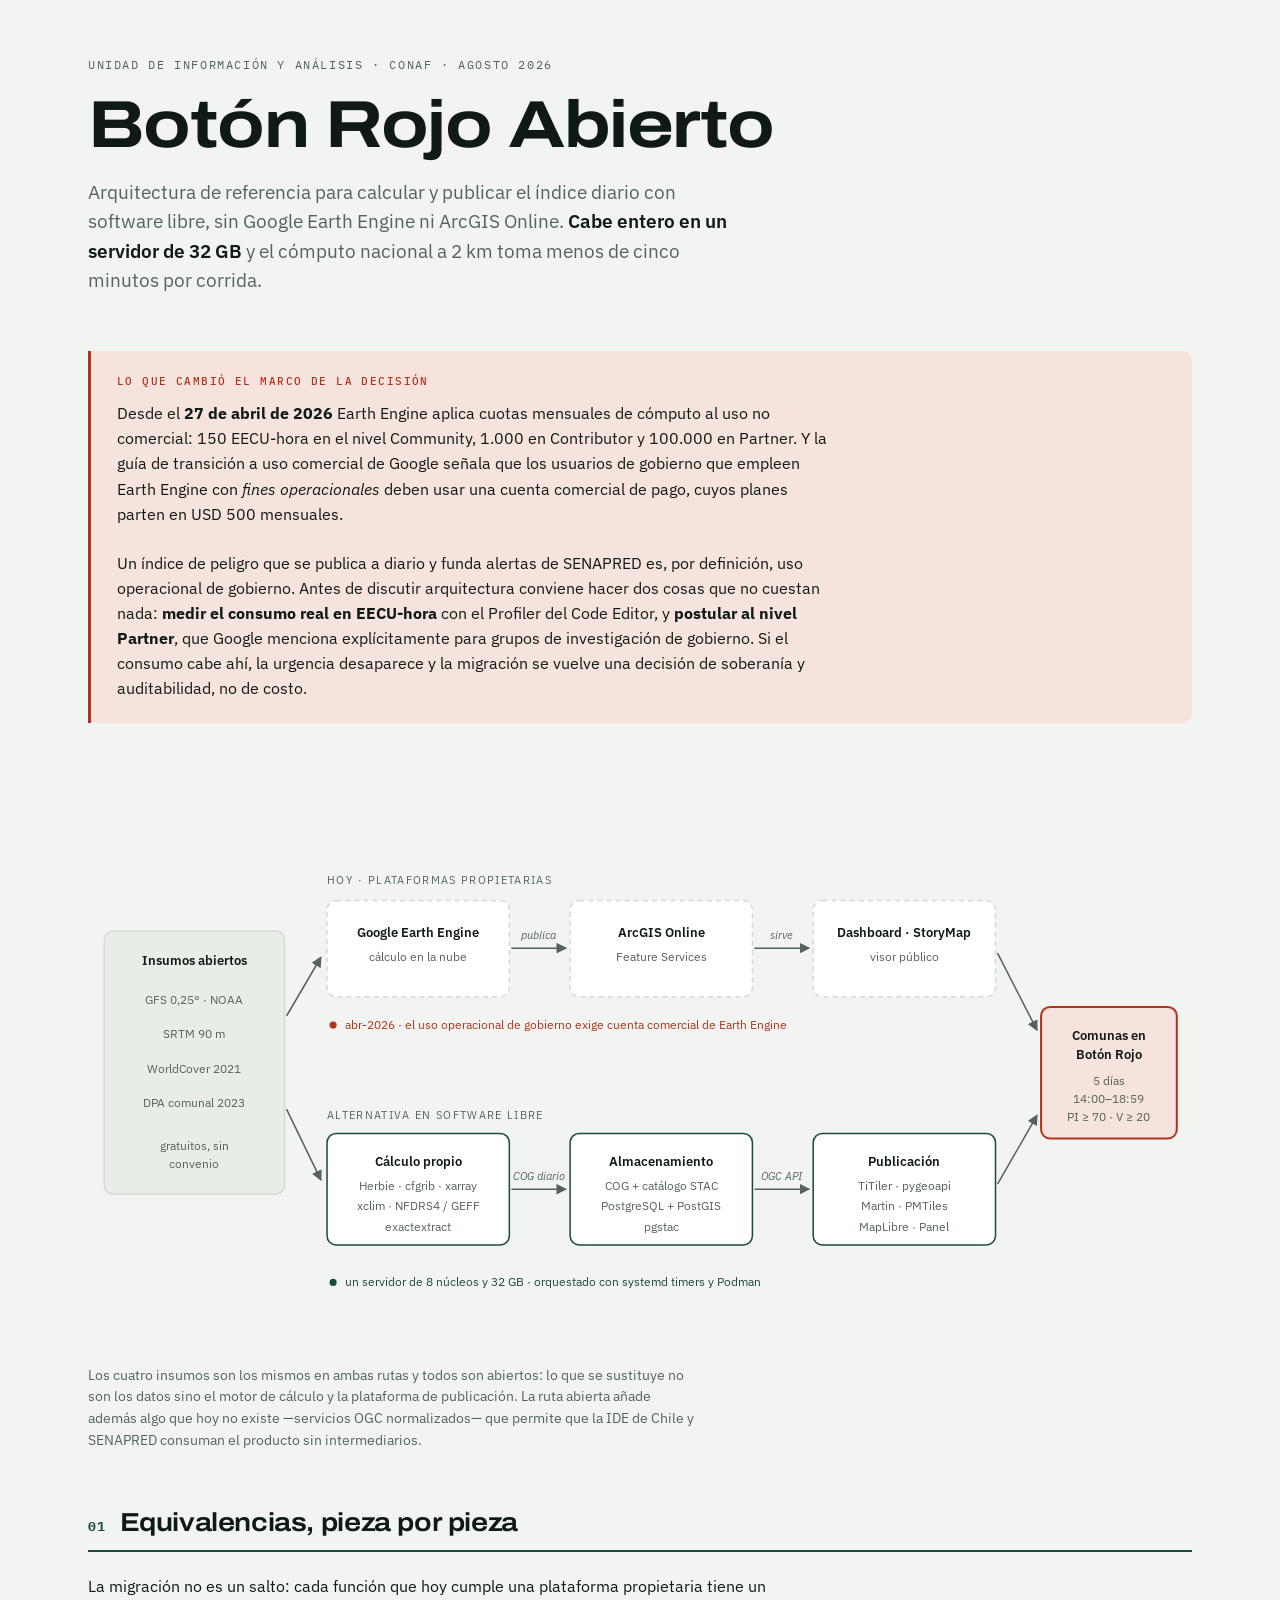
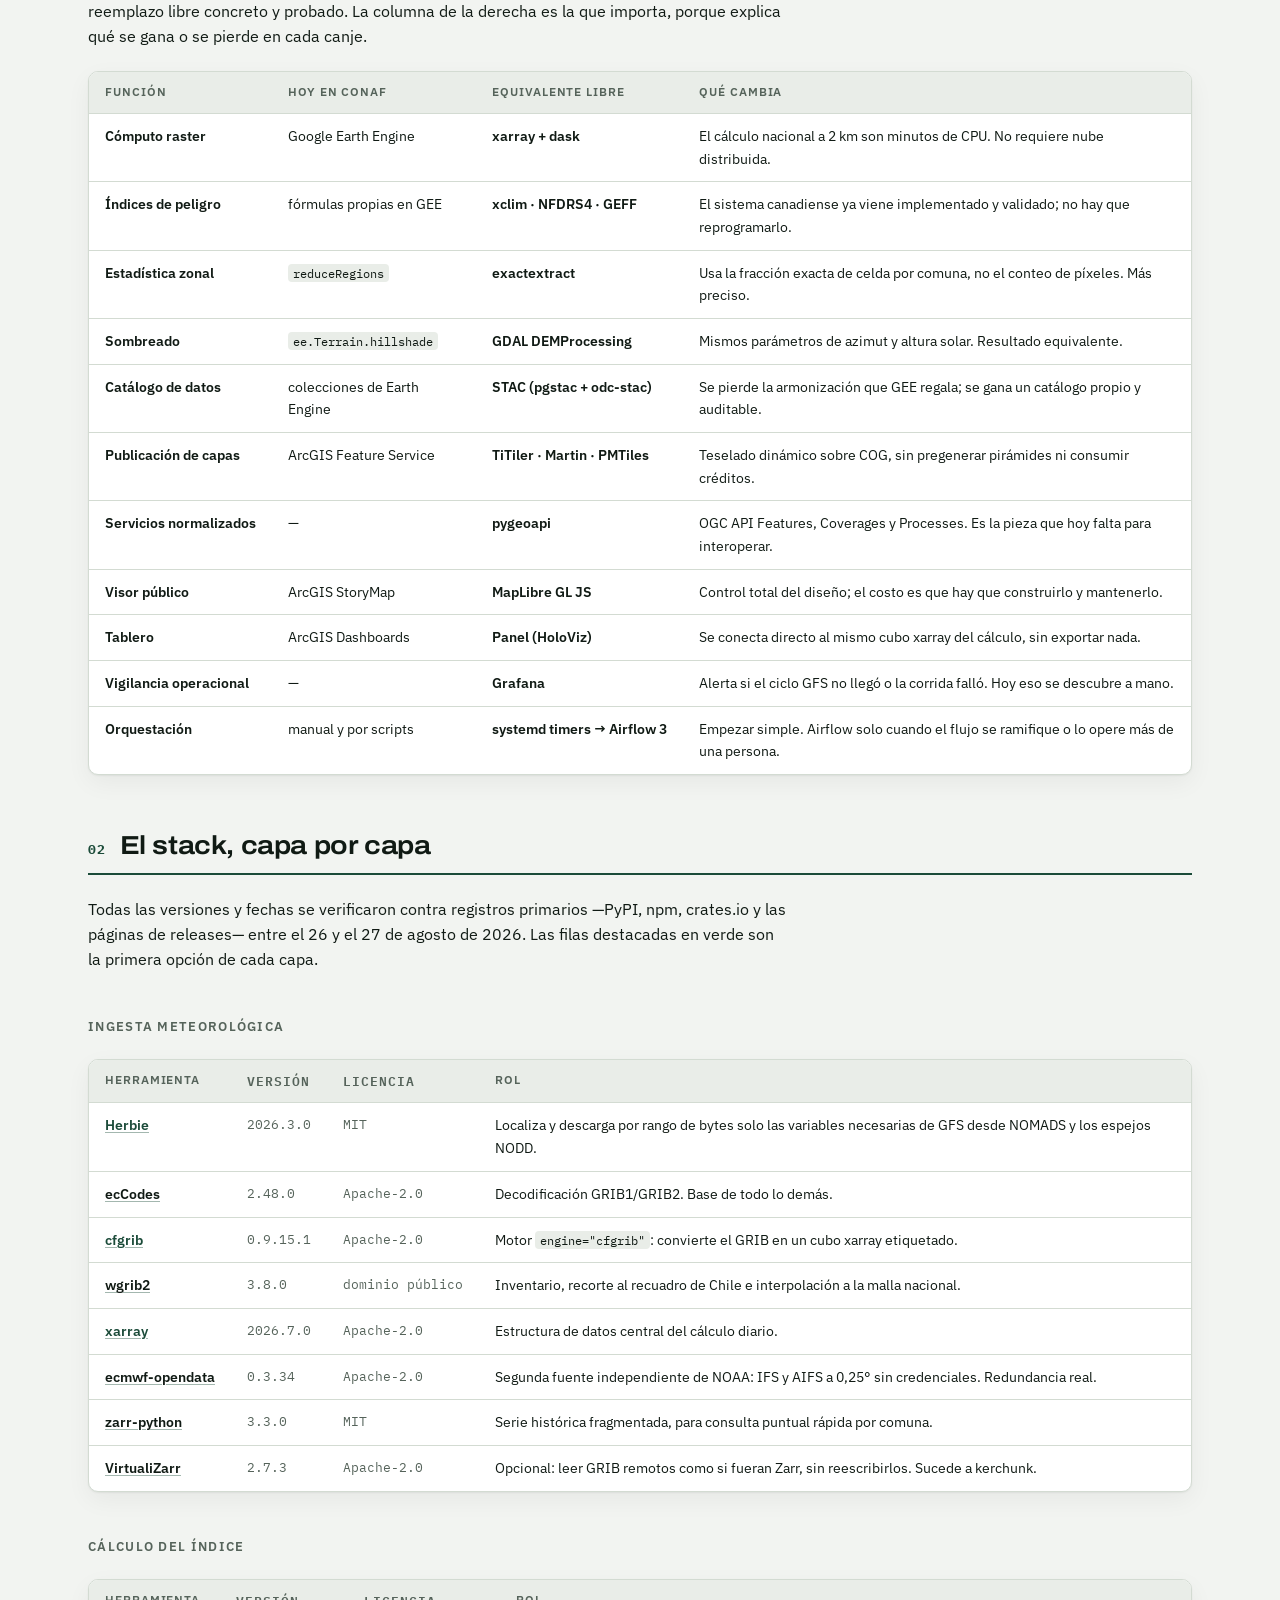
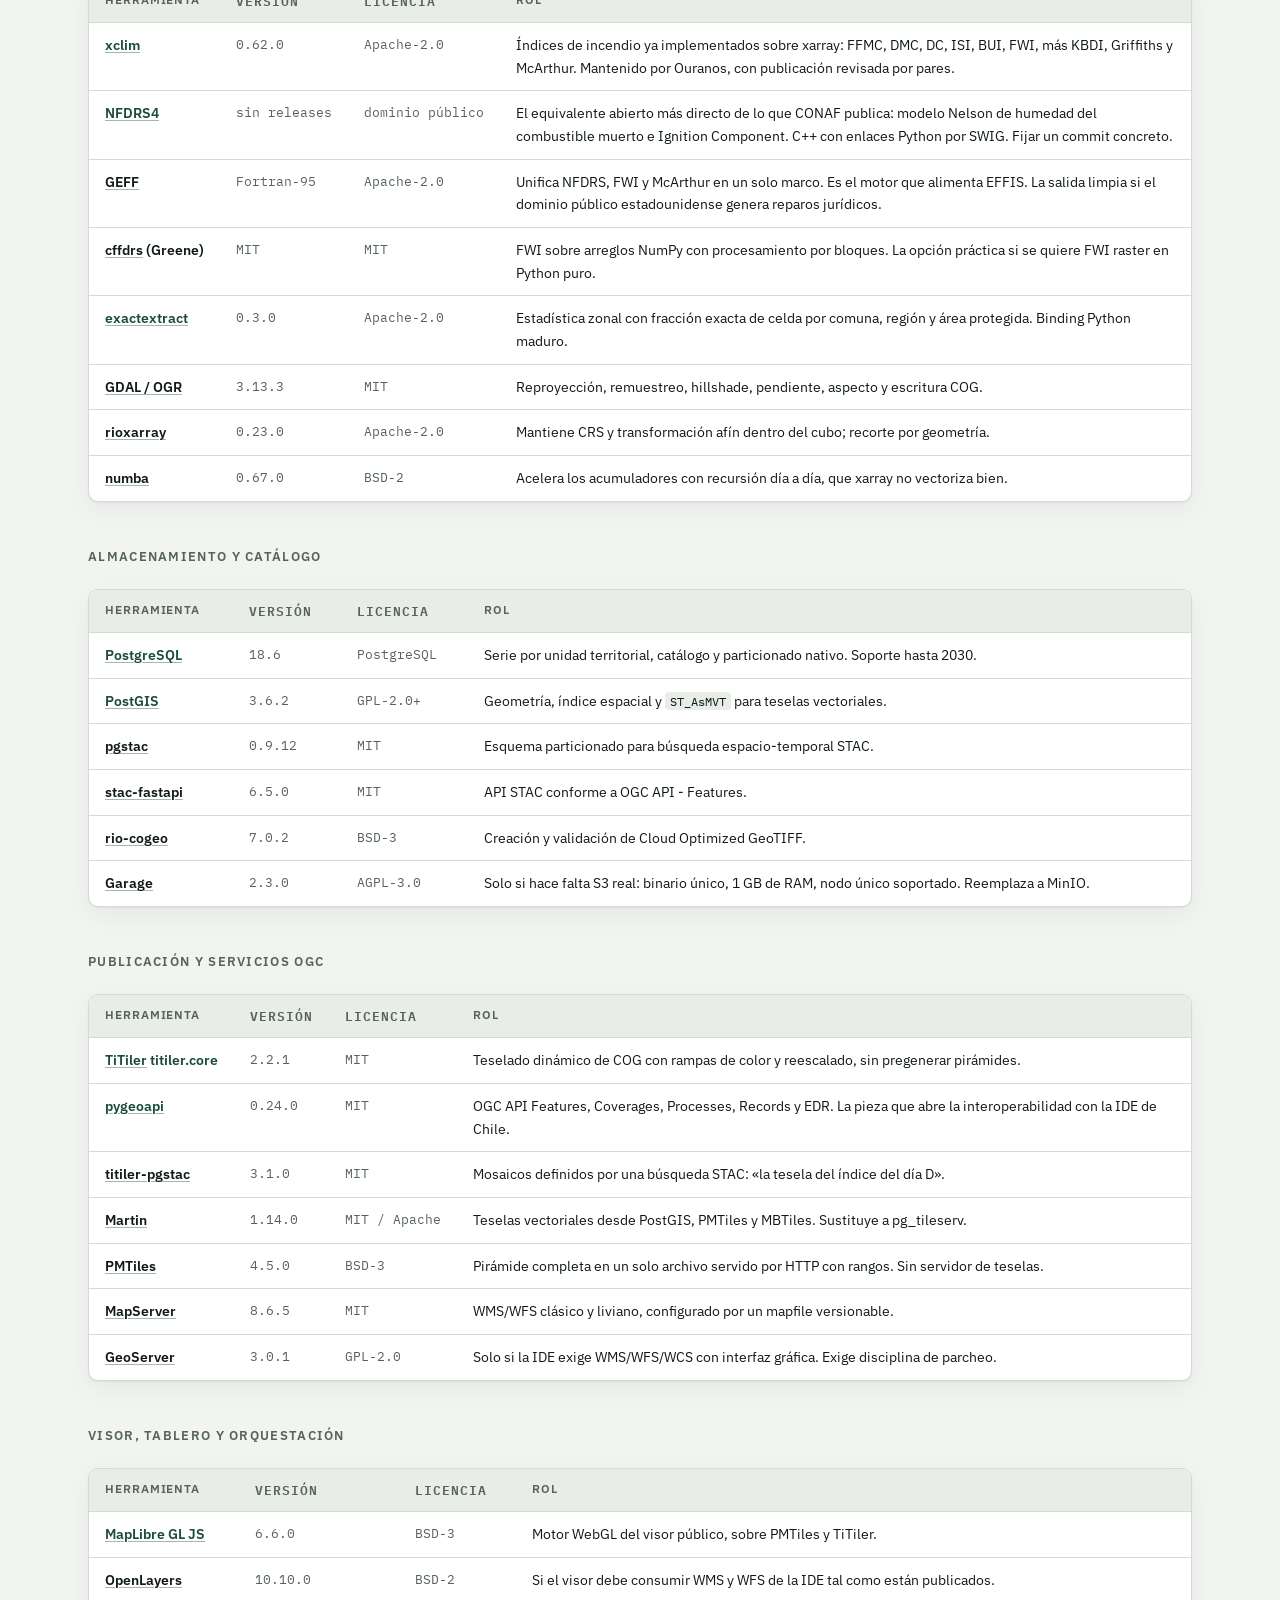
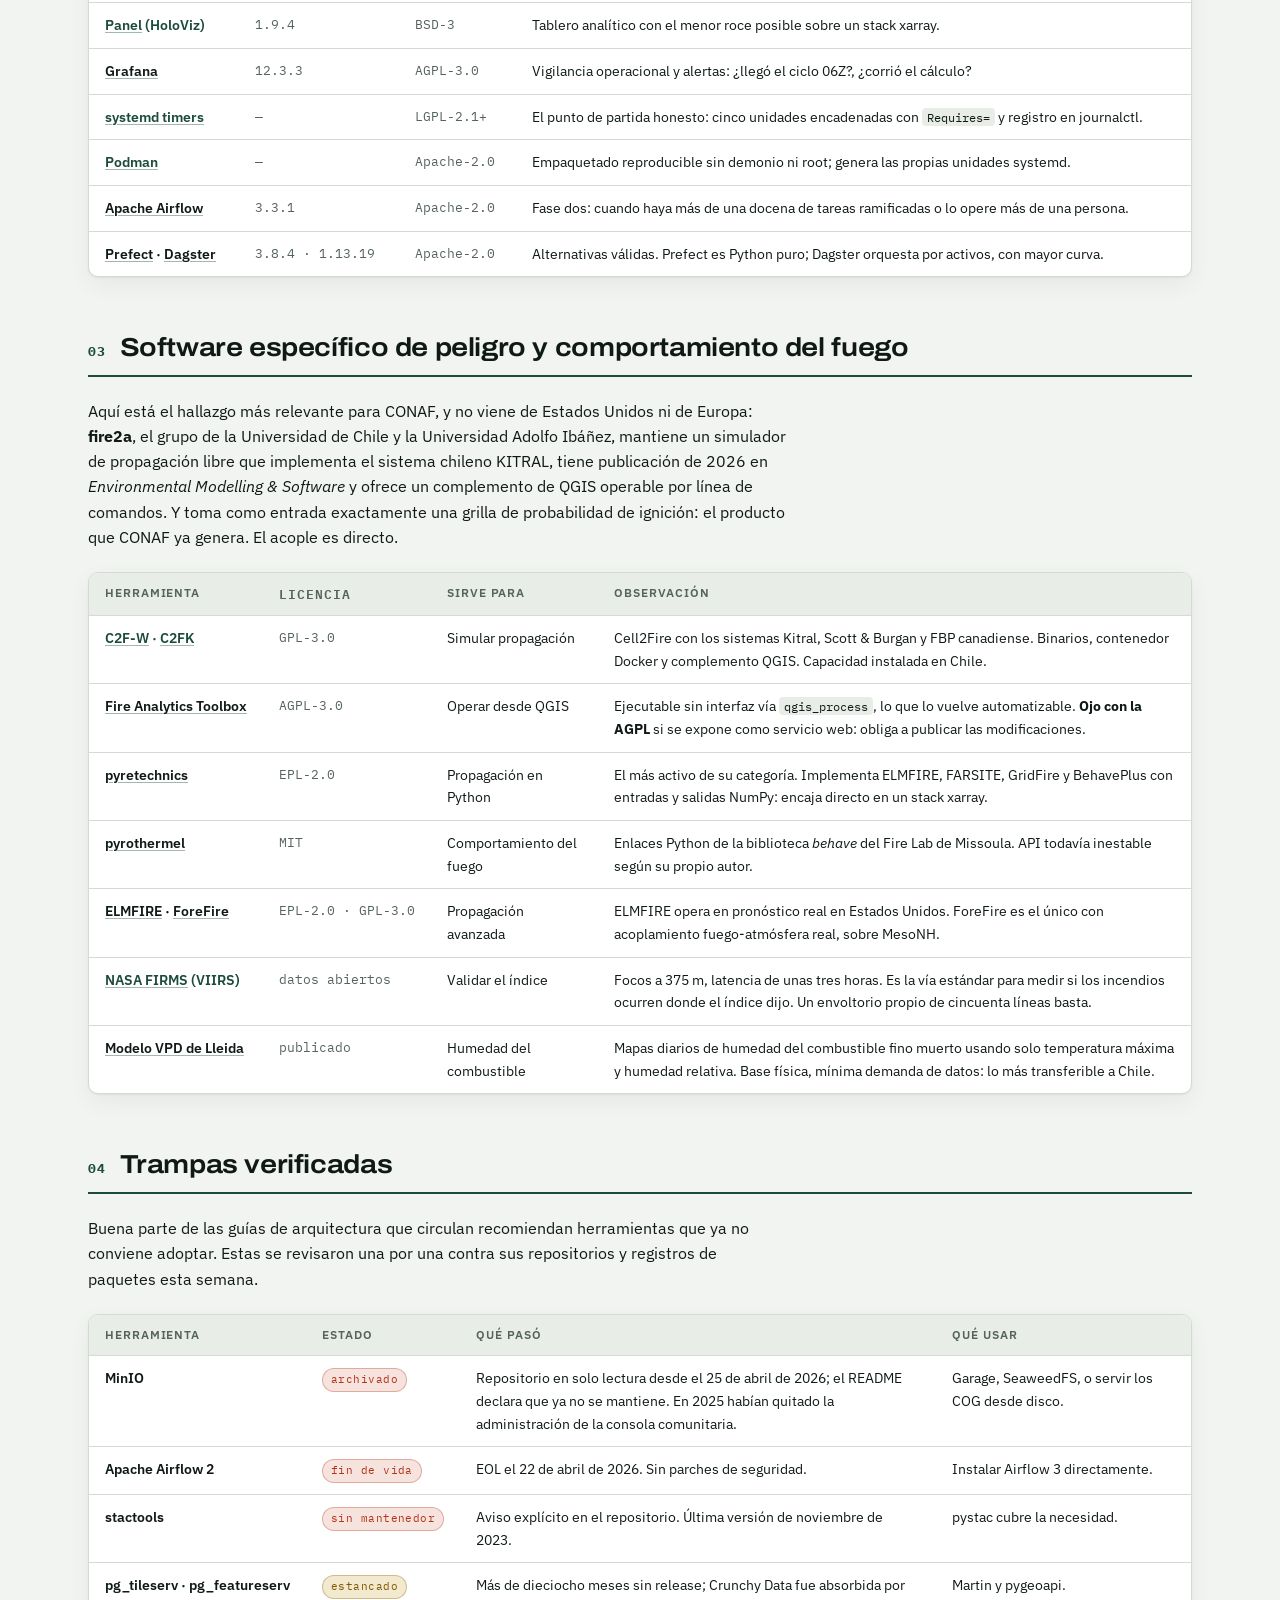
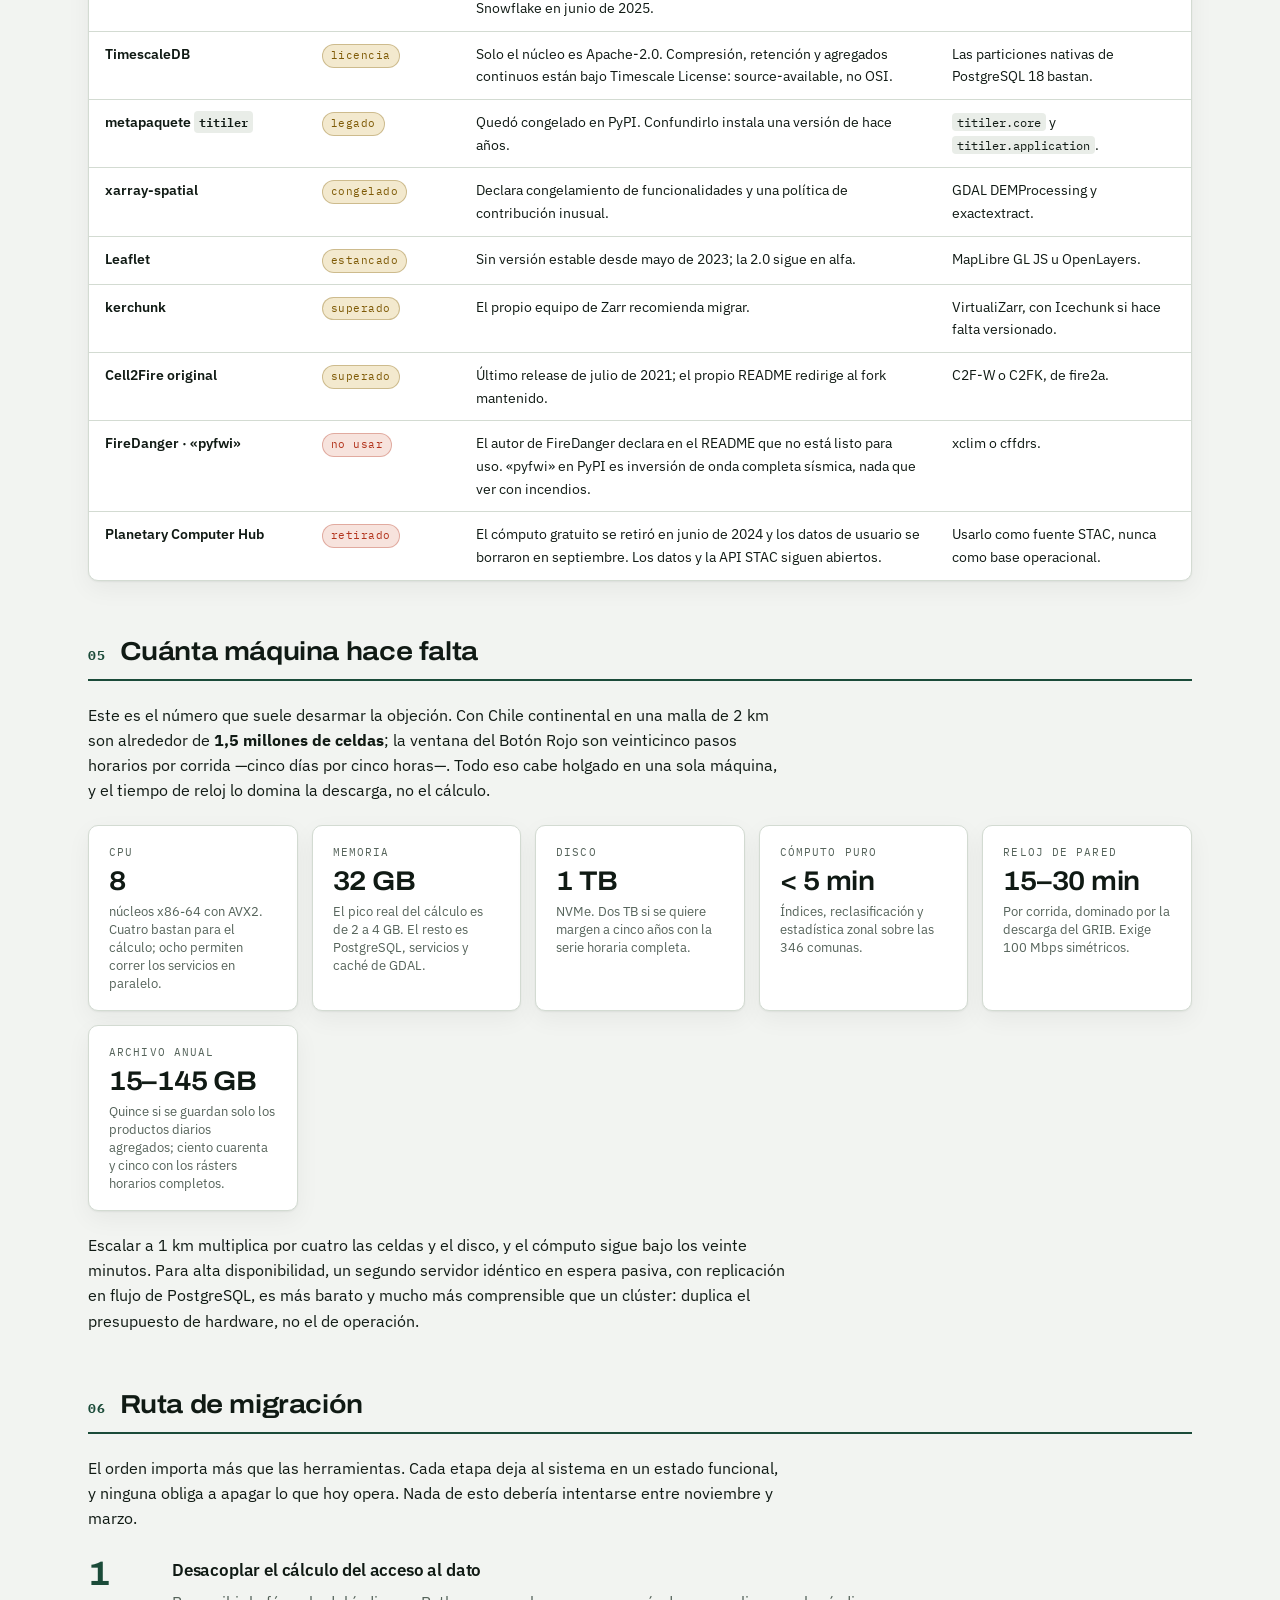
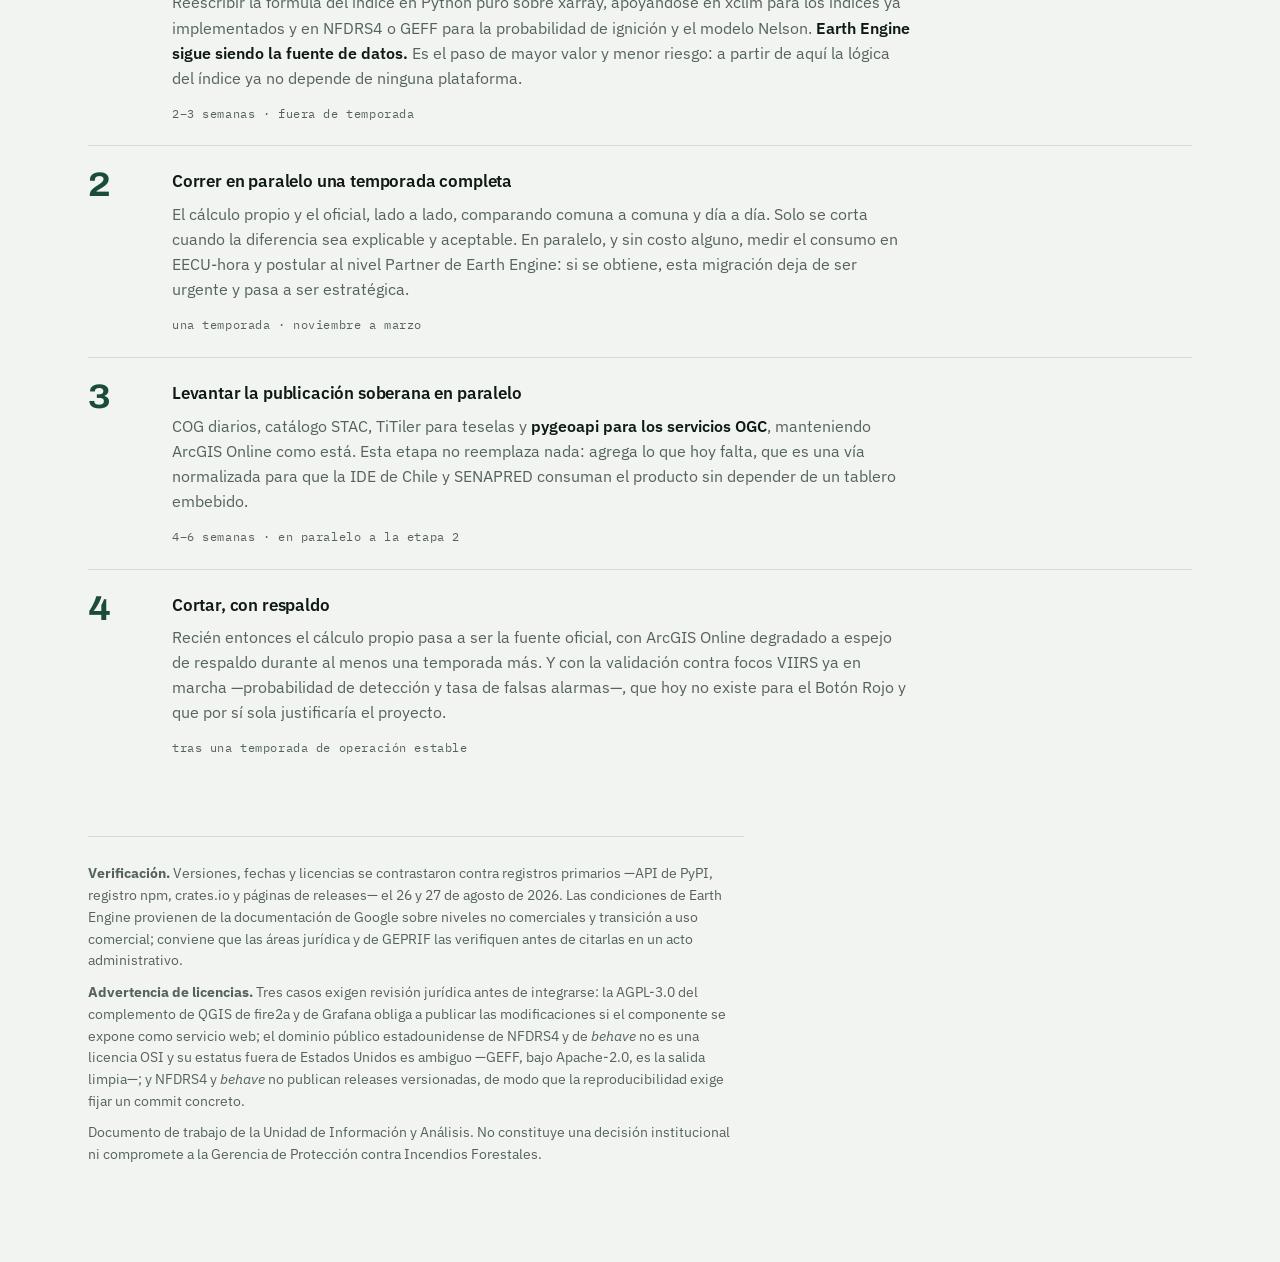
<file: insumos/Boton_Rojo/Arquitectura_Boton_Rojo_Open_Source.html>
<!doctype html>
<html lang="es">
<head>
<meta charset="utf-8">
<meta name="viewport" content="width=device-width,initial-scale=1">
<title>Botón Rojo Abierto</title>
<link rel="preconnect" href="https://fonts.googleapis.com">
<link rel="preconnect" href="https://fonts.gstatic.com" crossorigin>
<link rel="stylesheet" href="https://fonts.googleapis.com/css2?family=Archivo:wdth,wght@62..125,100..900&family=IBM+Plex+Mono:wght@400;500&family=IBM+Plex+Sans:wght@400;500;600&display=swap">

<style>
:root{
  --ground:#F2F4F1; --surface:#FFFFFF; --surface-2:#E9EDE8;
  --ink:#101A14; --ink-muted:#55635A; --rule:#D3DBD2;
  --pine:#1B4B39; --pine-soft:#DCE8E1;
  --ember:#B2331C; --ember-soft:#F7E3DD;
  --amber:#7E5A06; --amber-soft:#F3E9CE;
  --shadow:0 1px 2px rgba(16,26,20,.06), 0 8px 24px rgba(16,26,20,.05);
}
@media (prefers-color-scheme: dark){
  :root:not([data-theme="light"]){
    --ground:#0D1411; --surface:#151F1A; --surface-2:#1C2922;
    --ink:#E6EDE7; --ink-muted:#98A99E; --rule:#293730;
    --pine:#7FC4A2; --pine-soft:#183025;
    --ember:#F2836A; --ember-soft:#331E18;
    --amber:#E0B65C; --amber-soft:#302710;
    --shadow:0 1px 2px rgba(0,0,0,.4), 0 8px 24px rgba(0,0,0,.28);
  }
}
:root[data-theme="dark"]{
  --ground:#0D1411; --surface:#151F1A; --surface-2:#1C2922;
  --ink:#E6EDE7; --ink-muted:#98A99E; --rule:#293730;
  --pine:#7FC4A2; --pine-soft:#183025;
  --ember:#F2836A; --ember-soft:#331E18;
  --amber:#E0B65C; --amber-soft:#302710;
  --shadow:0 1px 2px rgba(0,0,0,.4), 0 8px 24px rgba(0,0,0,.28);
}

*{box-sizing:border-box}
body{
  background:var(--ground); color:var(--ink);
  font-family:"IBM Plex Sans",-apple-system,BlinkMacSystemFont,"Segoe UI",sans-serif;
  font-size:15.5px; line-height:1.62; margin:0;
  -webkit-font-smoothing:antialiased;
}
.wrap{max-width:1160px; margin:0 auto; padding:56px 28px 96px;
  display:flex; flex-direction:column; gap:56px}
.prose{max-width:70ch}
p{margin:0 0 .9em}
p:last-child{margin-bottom:0}
a{color:var(--pine); text-decoration:underline; text-underline-offset:2px;
  text-decoration-thickness:1px; text-decoration-color:color-mix(in srgb,var(--pine) 40%,transparent)}
a:hover{text-decoration-color:var(--pine)}
a:focus-visible,summary:focus-visible{outline:2px solid var(--pine); outline-offset:3px; border-radius:3px}

/* ---------- cabecera ---------- */
.eyebrow{
  font-family:"IBM Plex Mono",ui-monospace,monospace; font-size:11.5px;
  letter-spacing:.14em; text-transform:uppercase; color:var(--ink-muted); margin:0 0 18px;
}
h1{
  font-family:Archivo,"IBM Plex Sans",sans-serif;
  font-variation-settings:"wdth" 118,"wght" 700;
  font-size:clamp(2.5rem,6vw,4.15rem); line-height:.98; letter-spacing:-.024em;
  margin:0 0 20px; text-wrap:balance; color:var(--ink);
}
.lede{font-size:19px; line-height:1.55; color:var(--ink-muted); max-width:60ch; margin:0}
.lede strong{color:var(--ink); font-weight:600}

/* ---------- secciones ---------- */
section{display:flex; flex-direction:column; gap:22px}
h2{
  font-family:Archivo,"IBM Plex Sans",sans-serif;
  font-variation-settings:"wdth" 112,"wght" 650;
  font-size:26px; line-height:1.15; letter-spacing:-.015em; margin:0;
  padding-bottom:12px; border-bottom:2px solid var(--pine); color:var(--ink);
  display:flex; align-items:baseline; gap:14px; text-wrap:balance;
}
h2 .num{
  font-family:"IBM Plex Mono",monospace; font-size:13px; font-variation-settings:normal;
  color:var(--pine); letter-spacing:.06em; flex:none;
}
h3{
  font-family:"IBM Plex Sans",sans-serif; font-size:13px; font-weight:600;
  letter-spacing:.1em; text-transform:uppercase; color:var(--ink-muted);
  margin:22px 0 0;
}

/* ---------- llamado ---------- */
.callout{
  background:var(--ember-soft); border-left:3px solid var(--ember);
  border-radius:0 10px 10px 0; padding:22px 26px;
  display:flex; flex-direction:column; gap:10px;
}
.callout .tag{
  font-family:"IBM Plex Mono",monospace; font-size:11px; letter-spacing:.13em;
  text-transform:uppercase; color:var(--ember); font-weight:500;
}
.callout p{max-width:72ch}

/* ---------- figura ---------- */
figure{margin:0; display:flex; flex-direction:column; gap:14px}
.fig-scroll{overflow-x:auto; padding-bottom:4px}
figure svg{display:block; width:100%; min-width:820px; height:auto;
  font-family:"IBM Plex Sans",sans-serif}
figcaption{font-size:13.5px; color:var(--ink-muted); max-width:76ch}
.dg-box{fill:var(--surface); stroke:var(--rule); stroke-width:1.5}
.dg-box--old{stroke-dasharray:5 4}
.dg-box--new{stroke:var(--pine)}
.dg-box--out{stroke:var(--ember); stroke-width:2; fill:var(--ember-soft)}
.dg-box--in{fill:var(--surface-2); stroke:var(--rule)}
.dg-t{fill:var(--ink); font-size:13px; font-weight:600}
.dg-s{fill:var(--ink-muted); font-size:11.5px}
.dg-lane{fill:var(--ink-muted); font-size:11px; letter-spacing:.12em}
.dg-arrow{stroke:var(--ink-muted); stroke-width:1.5; fill:none}
.dg-head{fill:var(--ink-muted)}
.dg-al{fill:var(--ink-muted); font-size:10.5px; font-style:italic}
.dg-note{fill:var(--ember); font-size:11.5px}
.dg-note-dot{fill:var(--ember)}
.dg-note2-dot{fill:var(--pine)}
.dg-note2{fill:var(--pine); font-size:11.5px}

/* ---------- tablas ---------- */
.tw{overflow-x:auto; border:1px solid var(--rule); border-radius:10px;
  background:var(--surface); box-shadow:var(--shadow)}
table{border-collapse:collapse; width:100%; min-width:660px; font-size:14px}
caption{
  text-align:left; padding:14px 18px 0; font-size:13px; color:var(--ink-muted);
}
th,td{padding:11px 16px; text-align:left; vertical-align:top;
  border-bottom:1px solid var(--rule)}
thead th{
  background:var(--surface-2); font-size:11.5px; font-weight:600;
  letter-spacing:.08em; text-transform:uppercase; color:var(--ink-muted);
  white-space:nowrap; position:sticky; top:0;
}
tbody tr:last-child td{border-bottom:none}
td.mono,th.mono{font-family:"IBM Plex Mono",monospace; font-size:12.5px;
  font-variant-numeric:tabular-nums; white-space:nowrap; color:var(--ink-muted)}
td.name{font-weight:600; white-space:nowrap}
td.name a{color:var(--ink)}
tbody tr.lead td.name{color:var(--pine)}
tbody tr.lead td.name a{color:var(--pine)}

.pill{display:inline-block; font-family:"IBM Plex Mono",monospace; font-size:11px;
  letter-spacing:.04em; padding:2px 8px; border-radius:999px; white-space:nowrap;
  border:1px solid transparent}
.pill--ok{background:var(--pine-soft); color:var(--pine); border-color:color-mix(in srgb,var(--pine) 30%,transparent)}
.pill--warn{background:var(--amber-soft); color:var(--amber); border-color:color-mix(in srgb,var(--amber) 32%,transparent)}
.pill--stop{background:var(--ember-soft); color:var(--ember); border-color:color-mix(in srgb,var(--ember) 32%,transparent)}

/* ---------- métricas ---------- */
.stats{display:grid; grid-template-columns:repeat(auto-fit,minmax(178px,1fr)); gap:14px}
.stat{background:var(--surface); border:1px solid var(--rule); border-radius:10px;
  padding:18px 20px; display:flex; flex-direction:column; gap:5px; box-shadow:var(--shadow)}
.stat .k{font-family:"IBM Plex Mono",monospace; font-size:11px; letter-spacing:.1em;
  text-transform:uppercase; color:var(--ink-muted)}
.stat .v{font-family:Archivo,sans-serif; font-variation-settings:"wdth" 108,"wght" 640;
  font-size:27px; line-height:1.1; letter-spacing:-.01em; font-variant-numeric:tabular-nums}
.stat .n{font-size:12.5px; color:var(--ink-muted); line-height:1.45}

/* ---------- pasos ---------- */
.steps{display:flex; flex-direction:column; gap:0; counter-reset:paso}
.step{display:grid; grid-template-columns:64px 1fr; gap:20px;
  padding:22px 0; border-top:1px solid var(--rule)}
.step:first-child{border-top:none; padding-top:4px}
.step .idx{
  font-family:Archivo,sans-serif; font-variation-settings:"wdth" 110,"wght" 700;
  font-size:34px; line-height:1; color:var(--pine); font-variant-numeric:tabular-nums;
}
.step h4{margin:0 0 6px; font-size:17px; font-weight:600; letter-spacing:-.01em}
.step .when{font-family:"IBM Plex Mono",monospace; font-size:11.5px;
  color:var(--ink-muted); letter-spacing:.05em; display:block; margin-top:8px}
.step p{max-width:74ch; color:var(--ink-muted)}
.step p strong{color:var(--ink); font-weight:600}

/* ---------- pie ---------- */
footer{border-top:1px solid var(--rule); padding-top:26px; font-size:13.5px;
  color:var(--ink-muted); max-width:82ch}
footer p{margin-bottom:.7em}
code{font-family:"IBM Plex Mono",monospace; font-size:.88em;
  background:var(--surface-2); padding:1px 5px; border-radius:4px}
@media (max-width:640px){
  .wrap{padding:36px 18px 64px; gap:44px}
  .step{grid-template-columns:44px 1fr; gap:14px}
  .step .idx{font-size:26px}
}
@media (prefers-reduced-motion:reduce){*{animation:none!important; transition:none!important}}
</style>
</head>
<body>
<div class="wrap">

<header>
  <p class="eyebrow">Unidad de Información y Análisis · CONAF · agosto 2026</p>
  <h1>Botón&nbsp;Rojo Abierto</h1>
  <p class="lede">Arquitectura de referencia para calcular y publicar el índice diario
  con software libre, sin Google Earth Engine ni ArcGIS Online.
  <strong>Cabe entero en un servidor de 32&nbsp;GB</strong> y el cómputo nacional a 2&nbsp;km
  toma menos de cinco minutos por corrida.</p>
</header>

<div class="callout">
  <span class="tag">Lo que cambió el marco de la decisión</span>
  <p>Desde el <strong>27 de abril de 2026</strong> Earth Engine aplica cuotas mensuales de
  cómputo al uso no comercial: 150 EECU-hora en el nivel Community, 1.000 en Contributor y
  100.000 en Partner. Y la guía de transición a uso comercial de Google señala que los
  usuarios de gobierno que empleen Earth Engine con <em>fines operacionales</em> deben usar
  una cuenta comercial de pago, cuyos planes parten en USD 500 mensuales.</p>
  <p>Un índice de peligro que se publica a diario y funda alertas de SENAPRED es, por
  definición, uso operacional de gobierno. Antes de discutir arquitectura conviene hacer dos
  cosas que no cuestan nada: <strong>medir el consumo real en EECU-hora</strong> con el
  Profiler del Code Editor, y <strong>postular al nivel Partner</strong>, que Google menciona
  explícitamente para grupos de investigación de gobierno. Si el consumo cabe ahí, la urgencia
  desaparece y la migración se vuelve una decisión de soberanía y auditabilidad, no de costo.</p>
</div>

<figure>
  <div class="fig-scroll">
  <svg viewBox="0 0 1090 560" role="img"
       aria-label="Diagrama comparativo: los mismos cuatro insumos abiertos alimentan dos rutas de cálculo y publicación —la actual sobre Google Earth Engine y ArcGIS Online, y una alternativa en software libre— que producen el mismo listado de comunas en condición de Botón Rojo.">
    <defs>
      <marker id="ar" viewBox="0 0 10 10" refX="9" refY="5"
              markerWidth="7" markerHeight="7" orient="auto-start-reverse">
        <path class="dg-head" d="M 0 0 L 10 5 L 0 10 z"/>
      </marker>
    </defs>

    <!-- insumos -->
    <rect class="dg-box dg-box--in" x="16" y="150" width="178" height="260" rx="9"/>
    <text class="dg-t" x="105" y="184" text-anchor="middle">Insumos abiertos</text>
    <text class="dg-s" x="105" y="222" text-anchor="middle">GFS 0,25° · NOAA</text>
    <text class="dg-s" x="105" y="256" text-anchor="middle">SRTM 90 m</text>
    <text class="dg-s" x="105" y="290" text-anchor="middle">WorldCover 2021</text>
    <text class="dg-s" x="105" y="324" text-anchor="middle">DPA comunal 2023</text>
    <text class="dg-s" x="105" y="366" text-anchor="middle">gratuitos, sin</text>
    <text class="dg-s" x="105" y="384" text-anchor="middle">convenio</text>

    <!-- carril actual -->
    <text class="dg-lane" x="236" y="104">HOY · PLATAFORMAS PROPIETARIAS</text>
    <rect class="dg-box dg-box--old" x="236" y="120" width="180" height="95" rx="9"/>
    <text class="dg-t" x="326" y="156" text-anchor="middle">Google Earth Engine</text>
    <text class="dg-s" x="326" y="180" text-anchor="middle">cálculo en la nube</text>
    <rect class="dg-box dg-box--old" x="476" y="120" width="180" height="95" rx="9"/>
    <text class="dg-t" x="566" y="156" text-anchor="middle">ArcGIS Online</text>
    <text class="dg-s" x="566" y="180" text-anchor="middle">Feature Services</text>
    <rect class="dg-box dg-box--old" x="716" y="120" width="180" height="95" rx="9"/>
    <text class="dg-t" x="806" y="156" text-anchor="middle">Dashboard · StoryMap</text>
    <text class="dg-s" x="806" y="180" text-anchor="middle">visor público</text>

    <!-- carril abierto -->
    <text class="dg-lane" x="236" y="336">ALTERNATIVA EN SOFTWARE LIBRE</text>
    <rect class="dg-box dg-box--new" x="236" y="350" width="180" height="110" rx="9"/>
    <text class="dg-t" x="326" y="382" text-anchor="middle">Cálculo propio</text>
    <text class="dg-s" x="326" y="406" text-anchor="middle">Herbie · cfgrib · xarray</text>
    <text class="dg-s" x="326" y="426" text-anchor="middle">xclim · NFDRS4 / GEFF</text>
    <text class="dg-s" x="326" y="446" text-anchor="middle">exactextract</text>
    <rect class="dg-box dg-box--new" x="476" y="350" width="180" height="110" rx="9"/>
    <text class="dg-t" x="566" y="382" text-anchor="middle">Almacenamiento</text>
    <text class="dg-s" x="566" y="406" text-anchor="middle">COG + catálogo STAC</text>
    <text class="dg-s" x="566" y="426" text-anchor="middle">PostgreSQL + PostGIS</text>
    <text class="dg-s" x="566" y="446" text-anchor="middle">pgstac</text>
    <rect class="dg-box dg-box--new" x="716" y="350" width="180" height="110" rx="9"/>
    <text class="dg-t" x="806" y="382" text-anchor="middle">Publicación</text>
    <text class="dg-s" x="806" y="406" text-anchor="middle">TiTiler · pygeoapi</text>
    <text class="dg-s" x="806" y="426" text-anchor="middle">Martin · PMTiles</text>
    <text class="dg-s" x="806" y="446" text-anchor="middle">MapLibre · Panel</text>

    <!-- salida -->
    <rect class="dg-box dg-box--out" x="941" y="225" width="134" height="130" rx="9"/>
    <text class="dg-t" x="1008" y="258" text-anchor="middle">Comunas en</text>
    <text class="dg-t" x="1008" y="276" text-anchor="middle">Botón Rojo</text>
    <text class="dg-s" x="1008" y="302" text-anchor="middle">5 días</text>
    <text class="dg-s" x="1008" y="320" text-anchor="middle">14:00–18:59</text>
    <text class="dg-s" x="1008" y="338" text-anchor="middle">PI ≥ 70 · V ≥ 20</text>

    <!-- flechas -->
    <path class="dg-arrow" marker-end="url(#ar)" d="M 196 234 L 230 176"/>
    <path class="dg-arrow" marker-end="url(#ar)" d="M 196 326 L 230 396"/>
    <path class="dg-arrow" marker-end="url(#ar)" d="M 418 167 L 472 167"/>
    <text class="dg-al" x="445" y="158" text-anchor="middle">publica</text>
    <path class="dg-arrow" marker-end="url(#ar)" d="M 658 167 L 712 167"/>
    <text class="dg-al" x="685" y="158" text-anchor="middle">sirve</text>
    <path class="dg-arrow" marker-end="url(#ar)" d="M 898 172 L 937 248"/>
    <path class="dg-arrow" marker-end="url(#ar)" d="M 418 405 L 472 405"/>
    <text class="dg-al" x="445" y="396" text-anchor="middle">COG diario</text>
    <path class="dg-arrow" marker-end="url(#ar)" d="M 658 405 L 712 405"/>
    <text class="dg-al" x="685" y="396" text-anchor="middle">OGC API</text>
    <path class="dg-arrow" marker-end="url(#ar)" d="M 898 400 L 937 332"/>

    <!-- anotaciones -->
    <circle cx="242" cy="243" r="3.5" class="dg-note-dot"/>
    <text class="dg-note" x="254" y="247">abr-2026 · el uso operacional de gobierno exige cuenta comercial de Earth Engine</text>
    <circle cx="242" cy="497" r="3.5" class="dg-note2-dot"/>
    <text class="dg-note2" x="254" y="501">un servidor de 8 núcleos y 32 GB · orquestado con systemd timers y Podman</text>
  </svg>
  </div>
  <figcaption>Los cuatro insumos son los mismos en ambas rutas y todos son abiertos: lo que
  se sustituye no son los datos sino el motor de cálculo y la plataforma de publicación. La
  ruta abierta añade además algo que hoy no existe —servicios OGC normalizados— que permite
  que la IDE de Chile y SENAPRED consuman el producto sin intermediarios.</figcaption>
</figure>

<section>
  <h2><span class="num">01</span>Equivalencias, pieza por pieza</h2>
  <div class="prose">
    <p>La migración no es un salto: cada función que hoy cumple una plataforma propietaria
    tiene un reemplazo libre concreto y probado. La columna de la derecha es la que importa,
    porque explica qué se gana o se pierde en cada canje.</p>
  </div>
  <div class="tw">
  <table>
    <thead><tr><th>Función</th><th>Hoy en CONAF</th><th>Equivalente libre</th><th>Qué cambia</th></tr></thead>
    <tbody>
      <tr><td class="name">Cómputo raster</td><td>Google Earth Engine</td><td class="name">xarray + dask</td><td>El cálculo nacional a 2 km son minutos de CPU. No requiere nube distribuida.</td></tr>
      <tr><td class="name">Índices de peligro</td><td>fórmulas propias en GEE</td><td class="name">xclim · NFDRS4 · GEFF</td><td>El sistema canadiense ya viene implementado y validado; no hay que reprogramarlo.</td></tr>
      <tr><td class="name">Estadística zonal</td><td><code>reduceRegions</code></td><td class="name">exactextract</td><td>Usa la fracción exacta de celda por comuna, no el conteo de píxeles. Más preciso.</td></tr>
      <tr><td class="name">Sombreado</td><td><code>ee.Terrain.hillshade</code></td><td class="name">GDAL DEMProcessing</td><td>Mismos parámetros de azimut y altura solar. Resultado equivalente.</td></tr>
      <tr><td class="name">Catálogo de datos</td><td>colecciones de Earth Engine</td><td class="name">STAC (pgstac + odc-stac)</td><td>Se pierde la armonización que GEE regala; se gana un catálogo propio y auditable.</td></tr>
      <tr><td class="name">Publicación de capas</td><td>ArcGIS Feature Service</td><td class="name">TiTiler · Martin · PMTiles</td><td>Teselado dinámico sobre COG, sin pregenerar pirámides ni consumir créditos.</td></tr>
      <tr><td class="name">Servicios normalizados</td><td>—</td><td class="name">pygeoapi</td><td>OGC API Features, Coverages y Processes. Es la pieza que hoy falta para interoperar.</td></tr>
      <tr><td class="name">Visor público</td><td>ArcGIS StoryMap</td><td class="name">MapLibre GL JS</td><td>Control total del diseño; el costo es que hay que construirlo y mantenerlo.</td></tr>
      <tr><td class="name">Tablero</td><td>ArcGIS Dashboards</td><td class="name">Panel (HoloViz)</td><td>Se conecta directo al mismo cubo xarray del cálculo, sin exportar nada.</td></tr>
      <tr><td class="name">Vigilancia operacional</td><td>—</td><td class="name">Grafana</td><td>Alerta si el ciclo GFS no llegó o la corrida falló. Hoy eso se descubre a mano.</td></tr>
      <tr><td class="name">Orquestación</td><td>manual y por scripts</td><td class="name">systemd timers → Airflow 3</td><td>Empezar simple. Airflow solo cuando el flujo se ramifique o lo opere más de una persona.</td></tr>
    </tbody>
  </table>
  </div>
</section>

<section>
  <h2><span class="num">02</span>El stack, capa por capa</h2>
  <div class="prose">
    <p>Todas las versiones y fechas se verificaron contra registros primarios —PyPI, npm,
    crates.io y las páginas de releases— entre el 26 y el 27 de agosto de 2026. Las filas
    destacadas en verde son la primera opción de cada capa.</p>
  </div>

  <h3>Ingesta meteorológica</h3>
  <div class="tw">
  <table>
    <thead><tr><th>Herramienta</th><th class="mono">Versión</th><th class="mono">Licencia</th><th>Rol</th></tr></thead>
    <tbody>
      <tr class="lead"><td class="name"><a href="https://github.com/blaylockbk/Herbie">Herbie</a></td><td class="mono">2026.3.0</td><td class="mono">MIT</td><td>Localiza y descarga por rango de bytes solo las variables necesarias de GFS desde NOMADS y los espejos NODD.</td></tr>
      <tr><td class="name"><a href="https://github.com/ecmwf/eccodes">ecCodes</a></td><td class="mono">2.48.0</td><td class="mono">Apache-2.0</td><td>Decodificación GRIB1/GRIB2. Base de todo lo demás.</td></tr>
      <tr class="lead"><td class="name"><a href="https://github.com/ecmwf/cfgrib">cfgrib</a></td><td class="mono">0.9.15.1</td><td class="mono">Apache-2.0</td><td>Motor <code>engine="cfgrib"</code>: convierte el GRIB en un cubo xarray etiquetado.</td></tr>
      <tr><td class="name"><a href="https://github.com/NOAA-EMC/wgrib2">wgrib2</a></td><td class="mono">3.8.0</td><td class="mono">dominio público</td><td>Inventario, recorte al recuadro de Chile e interpolación a la malla nacional.</td></tr>
      <tr class="lead"><td class="name"><a href="https://github.com/pydata/xarray">xarray</a></td><td class="mono">2026.7.0</td><td class="mono">Apache-2.0</td><td>Estructura de datos central del cálculo diario.</td></tr>
      <tr><td class="name"><a href="https://github.com/ecmwf/ecmwf-opendata">ecmwf-opendata</a></td><td class="mono">0.3.34</td><td class="mono">Apache-2.0</td><td>Segunda fuente independiente de NOAA: IFS y AIFS a 0,25° sin credenciales. Redundancia real.</td></tr>
      <tr><td class="name"><a href="https://github.com/zarr-developers/zarr-python">zarr-python</a></td><td class="mono">3.3.0</td><td class="mono">MIT</td><td>Serie histórica fragmentada, para consulta puntual rápida por comuna.</td></tr>
      <tr><td class="name"><a href="https://github.com/zarr-developers/VirtualiZarr">VirtualiZarr</a></td><td class="mono">2.7.3</td><td class="mono">Apache-2.0</td><td>Opcional: leer GRIB remotos como si fueran Zarr, sin reescribirlos. Sucede a kerchunk.</td></tr>
    </tbody>
  </table>
  </div>

  <h3>Cálculo del índice</h3>
  <div class="tw">
  <table>
    <thead><tr><th>Herramienta</th><th class="mono">Versión</th><th class="mono">Licencia</th><th>Rol</th></tr></thead>
    <tbody>
      <tr class="lead"><td class="name"><a href="https://github.com/Ouranosinc/xclim">xclim</a></td><td class="mono">0.62.0</td><td class="mono">Apache-2.0</td><td>Índices de incendio ya implementados sobre xarray: FFMC, DMC, DC, ISI, BUI, FWI, más KBDI, Griffiths y McArthur. Mantenido por Ouranos, con publicación revisada por pares.</td></tr>
      <tr class="lead"><td class="name"><a href="https://github.com/firelab/NFDRS4">NFDRS4</a></td><td class="mono">sin releases</td><td class="mono">dominio público</td><td>El equivalente abierto más directo de lo que CONAF publica: modelo Nelson de humedad del combustible muerto e Ignition Component. C++ con enlaces Python por SWIG. Fijar un commit concreto.</td></tr>
      <tr><td class="name"><a href="https://github.com/ecmwf-projects/geff">GEFF</a></td><td class="mono">Fortran-95</td><td class="mono">Apache-2.0</td><td>Unifica NFDRS, FWI y McArthur en un solo marco. Es el motor que alimenta EFFIS. La salida limpia si el dominio público estadounidense genera reparos jurídicos.</td></tr>
      <tr><td class="name"><a href="https://github.com/gagreene/cffdrs">cffdrs</a> (Greene)</td><td class="mono">MIT</td><td class="mono">MIT</td><td>FWI sobre arreglos NumPy con procesamiento por bloques. La opción práctica si se quiere FWI raster en Python puro.</td></tr>
      <tr class="lead"><td class="name"><a href="https://github.com/isciences/exactextract">exactextract</a></td><td class="mono">0.3.0</td><td class="mono">Apache-2.0</td><td>Estadística zonal con fracción exacta de celda por comuna, región y área protegida. Binding Python maduro.</td></tr>
      <tr><td class="name"><a href="https://github.com/OSGeo/gdal">GDAL / OGR</a></td><td class="mono">3.13.3</td><td class="mono">MIT</td><td>Reproyección, remuestreo, hillshade, pendiente, aspecto y escritura COG.</td></tr>
      <tr><td class="name"><a href="https://github.com/corteva/rioxarray">rioxarray</a></td><td class="mono">0.23.0</td><td class="mono">Apache-2.0</td><td>Mantiene CRS y transformación afín dentro del cubo; recorte por geometría.</td></tr>
      <tr><td class="name"><a href="https://github.com/numba/numba">numba</a></td><td class="mono">0.67.0</td><td class="mono">BSD-2</td><td>Acelera los acumuladores con recursión día a día, que xarray no vectoriza bien.</td></tr>
    </tbody>
  </table>
  </div>

  <h3>Almacenamiento y catálogo</h3>
  <div class="tw">
  <table>
    <thead><tr><th>Herramienta</th><th class="mono">Versión</th><th class="mono">Licencia</th><th>Rol</th></tr></thead>
    <tbody>
      <tr class="lead"><td class="name"><a href="https://www.postgresql.org">PostgreSQL</a></td><td class="mono">18.6</td><td class="mono">PostgreSQL</td><td>Serie por unidad territorial, catálogo y particionado nativo. Soporte hasta 2030.</td></tr>
      <tr class="lead"><td class="name"><a href="https://postgis.net">PostGIS</a></td><td class="mono">3.6.2</td><td class="mono">GPL-2.0+</td><td>Geometría, índice espacial y <code>ST_AsMVT</code> para teselas vectoriales.</td></tr>
      <tr><td class="name"><a href="https://github.com/stac-utils/pgstac">pgstac</a></td><td class="mono">0.9.12</td><td class="mono">MIT</td><td>Esquema particionado para búsqueda espacio-temporal STAC.</td></tr>
      <tr><td class="name"><a href="https://github.com/stac-utils/stac-fastapi">stac-fastapi</a></td><td class="mono">6.5.0</td><td class="mono">MIT</td><td>API STAC conforme a OGC API - Features.</td></tr>
      <tr><td class="name"><a href="https://github.com/cogeotiff/rio-cogeo">rio-cogeo</a></td><td class="mono">7.0.2</td><td class="mono">BSD-3</td><td>Creación y validación de Cloud Optimized GeoTIFF.</td></tr>
      <tr><td class="name"><a href="https://garagehq.deuxfleurs.fr">Garage</a></td><td class="mono">2.3.0</td><td class="mono">AGPL-3.0</td><td>Solo si hace falta S3 real: binario único, 1 GB de RAM, nodo único soportado. Reemplaza a MinIO.</td></tr>
    </tbody>
  </table>
  </div>

  <h3>Publicación y servicios OGC</h3>
  <div class="tw">
  <table>
    <thead><tr><th>Herramienta</th><th class="mono">Versión</th><th class="mono">Licencia</th><th>Rol</th></tr></thead>
    <tbody>
      <tr class="lead"><td class="name"><a href="https://github.com/developmentseed/titiler">TiTiler</a> <span class="mono">titiler.core</span></td><td class="mono">2.2.1</td><td class="mono">MIT</td><td>Teselado dinámico de COG con rampas de color y reescalado, sin pregenerar pirámides.</td></tr>
      <tr class="lead"><td class="name"><a href="https://pygeoapi.io">pygeoapi</a></td><td class="mono">0.24.0</td><td class="mono">MIT</td><td>OGC API Features, Coverages, Processes, Records y EDR. La pieza que abre la interoperabilidad con la IDE de Chile.</td></tr>
      <tr><td class="name"><a href="https://github.com/stac-utils/titiler-pgstac">titiler-pgstac</a></td><td class="mono">3.1.0</td><td class="mono">MIT</td><td>Mosaicos definidos por una búsqueda STAC: «la tesela del índice del día D».</td></tr>
      <tr><td class="name"><a href="https://github.com/maplibre/martin">Martin</a></td><td class="mono">1.14.0</td><td class="mono">MIT / Apache</td><td>Teselas vectoriales desde PostGIS, PMTiles y MBTiles. Sustituye a pg_tileserv.</td></tr>
      <tr><td class="name"><a href="https://github.com/protomaps/PMTiles">PMTiles</a></td><td class="mono">4.5.0</td><td class="mono">BSD-3</td><td>Pirámide completa en un solo archivo servido por HTTP con rangos. Sin servidor de teselas.</td></tr>
      <tr><td class="name"><a href="https://mapserver.org">MapServer</a></td><td class="mono">8.6.5</td><td class="mono">MIT</td><td>WMS/WFS clásico y liviano, configurado por un mapfile versionable.</td></tr>
      <tr><td class="name"><a href="https://geoserver.org">GeoServer</a></td><td class="mono">3.0.1</td><td class="mono">GPL-2.0</td><td>Solo si la IDE exige WMS/WFS/WCS con interfaz gráfica. Exige disciplina de parcheo.</td></tr>
    </tbody>
  </table>
  </div>

  <h3>Visor, tablero y orquestación</h3>
  <div class="tw">
  <table>
    <thead><tr><th>Herramienta</th><th class="mono">Versión</th><th class="mono">Licencia</th><th>Rol</th></tr></thead>
    <tbody>
      <tr class="lead"><td class="name"><a href="https://github.com/maplibre/maplibre-gl-js">MapLibre GL JS</a></td><td class="mono">6.6.0</td><td class="mono">BSD-3</td><td>Motor WebGL del visor público, sobre PMTiles y TiTiler.</td></tr>
      <tr><td class="name"><a href="https://github.com/openlayers/openlayers">OpenLayers</a></td><td class="mono">10.10.0</td><td class="mono">BSD-2</td><td>Si el visor debe consumir WMS y WFS de la IDE tal como están publicados.</td></tr>
      <tr class="lead"><td class="name"><a href="https://github.com/holoviz/panel">Panel</a> (HoloViz)</td><td class="mono">1.9.4</td><td class="mono">BSD-3</td><td>Tablero analítico con el menor roce posible sobre un stack xarray.</td></tr>
      <tr><td class="name"><a href="https://github.com/grafana/grafana">Grafana</a></td><td class="mono">12.3.3</td><td class="mono">AGPL-3.0</td><td>Vigilancia operacional y alertas: ¿llegó el ciclo 06Z?, ¿corrió el cálculo?</td></tr>
      <tr class="lead"><td class="name"><a href="https://systemd.io">systemd timers</a></td><td class="mono">—</td><td class="mono">LGPL-2.1+</td><td>El punto de partida honesto: cinco unidades encadenadas con <code>Requires=</code> y registro en journalctl.</td></tr>
      <tr class="lead"><td class="name"><a href="https://podman.io">Podman</a></td><td class="mono">—</td><td class="mono">Apache-2.0</td><td>Empaquetado reproducible sin demonio ni root; genera las propias unidades systemd.</td></tr>
      <tr><td class="name"><a href="https://airflow.apache.org">Apache Airflow</a></td><td class="mono">3.3.1</td><td class="mono">Apache-2.0</td><td>Fase dos: cuando haya más de una docena de tareas ramificadas o lo opere más de una persona.</td></tr>
      <tr><td class="name"><a href="https://github.com/PrefectHQ/prefect">Prefect</a> · <a href="https://github.com/dagster-io/dagster">Dagster</a></td><td class="mono">3.8.4 · 1.13.19</td><td class="mono">Apache-2.0</td><td>Alternativas válidas. Prefect es Python puro; Dagster orquesta por activos, con mayor curva.</td></tr>
    </tbody>
  </table>
  </div>
</section>

<section>
  <h2><span class="num">03</span>Software específico de peligro y comportamiento del fuego</h2>
  <div class="prose">
    <p>Aquí está el hallazgo más relevante para CONAF, y no viene de Estados Unidos ni de
    Europa: <strong>fire2a</strong>, el grupo de la Universidad de Chile y la Universidad
    Adolfo Ibáñez, mantiene un simulador de propagación libre que implementa el sistema
    chileno KITRAL, tiene publicación de 2026 en <em>Environmental Modelling &amp; Software</em>
    y ofrece un complemento de QGIS operable por línea de comandos. Y toma como entrada
    exactamente una grilla de probabilidad de ignición: el producto que CONAF ya genera.
    El acople es directo.</p>
  </div>
  <div class="tw">
  <table>
    <thead><tr><th>Herramienta</th><th class="mono">Licencia</th><th>Sirve para</th><th>Observación</th></tr></thead>
    <tbody>
      <tr class="lead"><td class="name"><a href="https://github.com/fire2a/C2F-W">C2F-W</a> · <a href="https://github.com/fire2a/C2FK">C2FK</a></td><td class="mono">GPL-3.0</td><td>Simular propagación</td><td>Cell2Fire con los sistemas Kitral, Scott &amp; Burgan y FBP canadiense. Binarios, contenedor Docker y complemento QGIS. Capacidad instalada en Chile.</td></tr>
      <tr><td class="name"><a href="https://github.com/fire2a/fire-analytics-qgis-processing-toolbox-plugin">Fire Analytics Toolbox</a></td><td class="mono">AGPL-3.0</td><td>Operar desde QGIS</td><td>Ejecutable sin interfaz vía <code>qgis_process</code>, lo que lo vuelve automatizable. <strong>Ojo con la AGPL</strong> si se expone como servicio web: obliga a publicar las modificaciones.</td></tr>
      <tr><td class="name"><a href="https://github.com/pyregence/pyretechnics">pyretechnics</a></td><td class="mono">EPL-2.0</td><td>Propagación en Python</td><td>El más activo de su categoría. Implementa ELMFIRE, FARSITE, GridFire y BehavePlus con entradas y salidas NumPy: encaja directo en un stack xarray.</td></tr>
      <tr><td class="name"><a href="https://github.com/j-tenny/pyrothermel">pyrothermel</a></td><td class="mono">MIT</td><td>Comportamiento del fuego</td><td>Enlaces Python de la biblioteca <em>behave</em> del Fire Lab de Missoula. API todavía inestable según su propio autor.</td></tr>
      <tr><td class="name"><a href="https://github.com/lautenberger/elmfire">ELMFIRE</a> · <a href="https://github.com/forefireAPI/forefire">ForeFire</a></td><td class="mono">EPL-2.0 · GPL-3.0</td><td>Propagación avanzada</td><td>ELMFIRE opera en pronóstico real en Estados Unidos. ForeFire es el único con acoplamiento fuego-atmósfera real, sobre MesoNH.</td></tr>
      <tr class="lead"><td class="name"><a href="https://firms.modaps.eosdis.nasa.gov/api/area/">NASA FIRMS</a> (VIIRS)</td><td class="mono">datos abiertos</td><td>Validar el índice</td><td>Focos a 375 m, latencia de unas tres horas. Es la vía estándar para medir si los incendios ocurren donde el índice dijo. Un envoltorio propio de cincuenta líneas basta.</td></tr>
      <tr><td class="name"><a href="https://fuelmvpd.github.io/">Modelo VPD de Lleida</a></td><td class="mono">publicado</td><td>Humedad del combustible</td><td>Mapas diarios de humedad del combustible fino muerto usando solo temperatura máxima y humedad relativa. Base física, mínima demanda de datos: lo más transferible a Chile.</td></tr>
    </tbody>
  </table>
  </div>
</section>

<section>
  <h2><span class="num">04</span>Trampas verificadas</h2>
  <div class="prose">
    <p>Buena parte de las guías de arquitectura que circulan recomiendan herramientas que ya
    no conviene adoptar. Estas se revisaron una por una contra sus repositorios y registros
    de paquetes esta semana.</p>
  </div>
  <div class="tw">
  <table>
    <thead><tr><th>Herramienta</th><th>Estado</th><th>Qué pasó</th><th>Qué usar</th></tr></thead>
    <tbody>
      <tr><td class="name">MinIO</td><td><span class="pill pill--stop">archivado</span></td><td>Repositorio en solo lectura desde el 25 de abril de 2026; el README declara que ya no se mantiene. En 2025 habían quitado la administración de la consola comunitaria.</td><td>Garage, SeaweedFS, o servir los COG desde disco.</td></tr>
      <tr><td class="name">Apache Airflow 2</td><td><span class="pill pill--stop">fin de vida</span></td><td>EOL el 22 de abril de 2026. Sin parches de seguridad.</td><td>Instalar Airflow 3 directamente.</td></tr>
      <tr><td class="name">stactools</td><td><span class="pill pill--stop">sin mantenedor</span></td><td>Aviso explícito en el repositorio. Última versión de noviembre de 2023.</td><td>pystac cubre la necesidad.</td></tr>
      <tr><td class="name">pg_tileserv · pg_featureserv</td><td><span class="pill pill--warn">estancado</span></td><td>Más de dieciocho meses sin release; Crunchy Data fue absorbida por Snowflake en junio de 2025.</td><td>Martin y pygeoapi.</td></tr>
      <tr><td class="name">TimescaleDB</td><td><span class="pill pill--warn">licencia</span></td><td>Solo el núcleo es Apache-2.0. Compresión, retención y agregados continuos están bajo Timescale License: source-available, no OSI.</td><td>Las particiones nativas de PostgreSQL 18 bastan.</td></tr>
      <tr><td class="name">metapaquete <code>titiler</code></td><td><span class="pill pill--warn">legado</span></td><td>Quedó congelado en PyPI. Confundirlo instala una versión de hace años.</td><td><code>titiler.core</code> y <code>titiler.application</code>.</td></tr>
      <tr><td class="name">xarray-spatial</td><td><span class="pill pill--warn">congelado</span></td><td>Declara congelamiento de funcionalidades y una política de contribución inusual.</td><td>GDAL DEMProcessing y exactextract.</td></tr>
      <tr><td class="name">Leaflet</td><td><span class="pill pill--warn">estancado</span></td><td>Sin versión estable desde mayo de 2023; la 2.0 sigue en alfa.</td><td>MapLibre GL JS u OpenLayers.</td></tr>
      <tr><td class="name">kerchunk</td><td><span class="pill pill--warn">superado</span></td><td>El propio equipo de Zarr recomienda migrar.</td><td>VirtualiZarr, con Icechunk si hace falta versionado.</td></tr>
      <tr><td class="name">Cell2Fire original</td><td><span class="pill pill--warn">superado</span></td><td>Último release de julio de 2021; el propio README redirige al fork mantenido.</td><td>C2F-W o C2FK, de fire2a.</td></tr>
      <tr><td class="name">FireDanger · «pyfwi»</td><td><span class="pill pill--stop">no usar</span></td><td>El autor de FireDanger declara en el README que no está listo para uso. «pyfwi» en PyPI es inversión de onda completa sísmica, nada que ver con incendios.</td><td>xclim o cffdrs.</td></tr>
      <tr><td class="name">Planetary Computer Hub</td><td><span class="pill pill--stop">retirado</span></td><td>El cómputo gratuito se retiró en junio de 2024 y los datos de usuario se borraron en septiembre. Los datos y la API STAC siguen abiertos.</td><td>Usarlo como fuente STAC, nunca como base operacional.</td></tr>
    </tbody>
  </table>
  </div>
</section>

<section>
  <h2><span class="num">05</span>Cuánta máquina hace falta</h2>
  <div class="prose">
    <p>Este es el número que suele desarmar la objeción. Con Chile continental en una malla de
    2 km son alrededor de <strong>1,5 millones de celdas</strong>; la ventana del Botón Rojo son
    veinticinco pasos horarios por corrida —cinco días por cinco horas—. Todo eso cabe holgado
    en una sola máquina, y el tiempo de reloj lo domina la descarga, no el cálculo.</p>
  </div>
  <div class="stats">
    <div class="stat"><span class="k">CPU</span><span class="v">8</span><span class="n">núcleos x86-64 con AVX2. Cuatro bastan para el cálculo; ocho permiten correr los servicios en paralelo.</span></div>
    <div class="stat"><span class="k">Memoria</span><span class="v">32 GB</span><span class="n">El pico real del cálculo es de 2 a 4 GB. El resto es PostgreSQL, servicios y caché de GDAL.</span></div>
    <div class="stat"><span class="k">Disco</span><span class="v">1 TB</span><span class="n">NVMe. Dos TB si se quiere margen a cinco años con la serie horaria completa.</span></div>
    <div class="stat"><span class="k">Cómputo puro</span><span class="v">&lt; 5 min</span><span class="n">Índices, reclasificación y estadística zonal sobre las 346 comunas.</span></div>
    <div class="stat"><span class="k">Reloj de pared</span><span class="v">15–30 min</span><span class="n">Por corrida, dominado por la descarga del GRIB. Exige 100 Mbps simétricos.</span></div>
    <div class="stat"><span class="k">Archivo anual</span><span class="v">15–145 GB</span><span class="n">Quince si se guardan solo los productos diarios agregados; ciento cuarenta y cinco con los rásters horarios completos.</span></div>
  </div>
  <div class="prose">
    <p>Escalar a 1 km multiplica por cuatro las celdas y el disco, y el cómputo sigue bajo los
    veinte minutos. Para alta disponibilidad, un segundo servidor idéntico en espera pasiva,
    con replicación en flujo de PostgreSQL, es más barato y mucho más comprensible que un
    clúster: duplica el presupuesto de hardware, no el de operación.</p>
  </div>
</section>

<section>
  <h2><span class="num">06</span>Ruta de migración</h2>
  <div class="prose">
    <p>El orden importa más que las herramientas. Cada etapa deja al sistema en un estado
    funcional, y ninguna obliga a apagar lo que hoy opera. Nada de esto debería intentarse
    entre noviembre y marzo.</p>
  </div>
  <div class="steps">
    <div class="step">
      <div class="idx">1</div>
      <div>
        <h4>Desacoplar el cálculo del acceso al dato</h4>
        <p>Reescribir la fórmula del índice en Python puro sobre xarray, apoyándose en xclim
        para los índices ya implementados y en NFDRS4 o GEFF para la probabilidad de ignición
        y el modelo Nelson. <strong>Earth Engine sigue siendo la fuente de datos.</strong>
        Es el paso de mayor valor y menor riesgo: a partir de aquí la lógica del índice ya no
        depende de ninguna plataforma.</p>
        <span class="when">2–3 semanas · fuera de temporada</span>
      </div>
    </div>
    <div class="step">
      <div class="idx">2</div>
      <div>
        <h4>Correr en paralelo una temporada completa</h4>
        <p>El cálculo propio y el oficial, lado a lado, comparando comuna a comuna y día a
        día. Solo se corta cuando la diferencia sea explicable y aceptable. En paralelo, y sin
        costo alguno, medir el consumo en EECU-hora y postular al nivel Partner de Earth
        Engine: si se obtiene, esta migración deja de ser urgente y pasa a ser estratégica.</p>
        <span class="when">una temporada · noviembre a marzo</span>
      </div>
    </div>
    <div class="step">
      <div class="idx">3</div>
      <div>
        <h4>Levantar la publicación soberana en paralelo</h4>
        <p>COG diarios, catálogo STAC, TiTiler para teselas y <strong>pygeoapi para los
        servicios OGC</strong>, manteniendo ArcGIS Online como está. Esta etapa no reemplaza
        nada: agrega lo que hoy falta, que es una vía normalizada para que la IDE de Chile y
        SENAPRED consuman el producto sin depender de un tablero embebido.</p>
        <span class="when">4–6 semanas · en paralelo a la etapa 2</span>
      </div>
    </div>
    <div class="step">
      <div class="idx">4</div>
      <div>
        <h4>Cortar, con respaldo</h4>
        <p>Recién entonces el cálculo propio pasa a ser la fuente oficial, con ArcGIS Online
        degradado a espejo de respaldo durante al menos una temporada más. Y con la validación
        contra focos VIIRS ya en marcha —probabilidad de detección y tasa de falsas alarmas—,
        que hoy no existe para el Botón Rojo y que por sí sola justificaría el proyecto.</p>
        <span class="when">tras una temporada de operación estable</span>
      </div>
    </div>
  </div>
</section>

<footer>
  <p><strong>Verificación.</strong> Versiones, fechas y licencias se contrastaron contra
  registros primarios —API de PyPI, registro npm, crates.io y páginas de releases— el 26 y 27
  de agosto de 2026. Las condiciones de Earth Engine provienen de la documentación de Google
  sobre niveles no comerciales y transición a uso comercial; conviene que las áreas jurídica
  y de GEPRIF las verifiquen antes de citarlas en un acto administrativo.</p>
  <p><strong>Advertencia de licencias.</strong> Tres casos exigen revisión jurídica antes de
  integrarse: la AGPL-3.0 del complemento de QGIS de fire2a y de Grafana obliga a publicar las
  modificaciones si el componente se expone como servicio web; el dominio público
  estadounidense de NFDRS4 y de <em>behave</em> no es una licencia OSI y su estatus fuera de
  Estados Unidos es ambiguo —GEFF, bajo Apache-2.0, es la salida limpia—; y NFDRS4 y
  <em>behave</em> no publican releases versionadas, de modo que la reproducibilidad exige fijar
  un commit concreto.</p>
  <p>Documento de trabajo de la Unidad de Información y Análisis. No constituye una decisión
  institucional ni compromete a la Gerencia de Protección contra Incendios Forestales.</p>
</footer>

</div>
</body>
</html>
</file>
